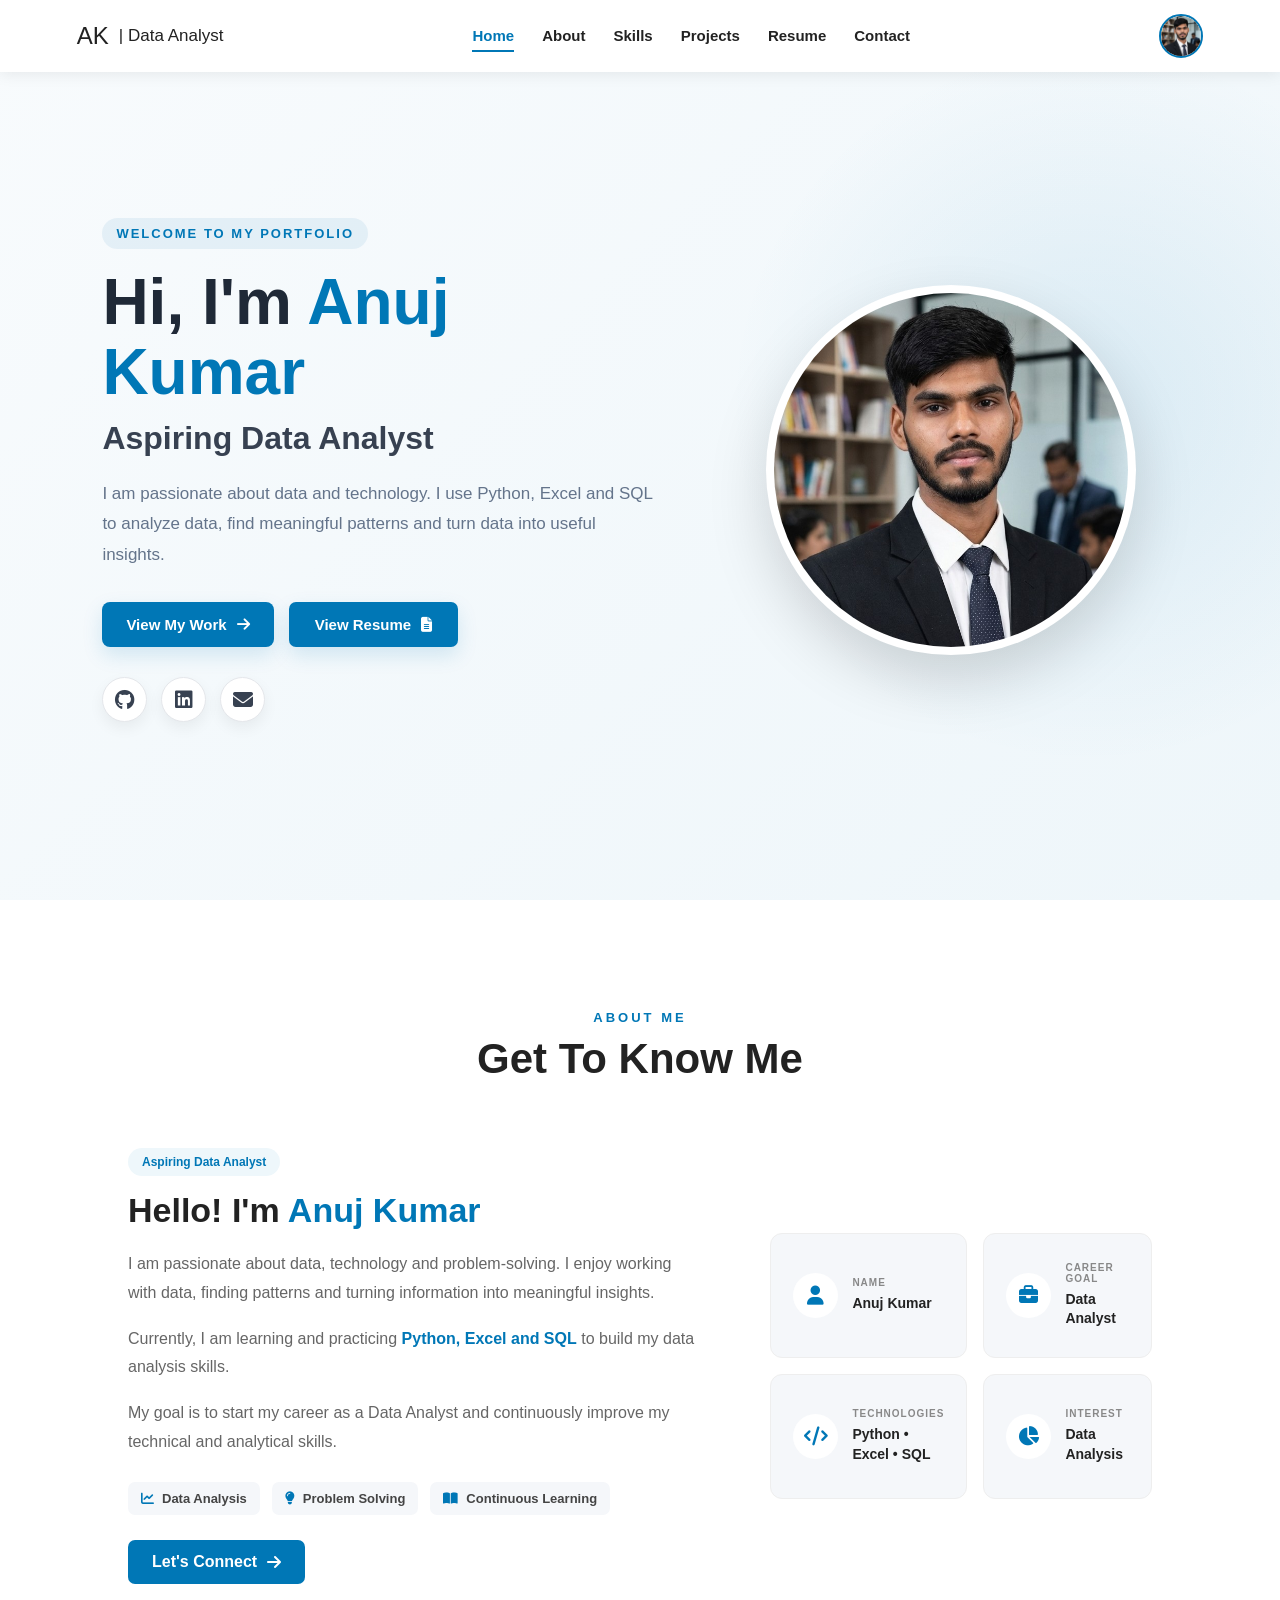
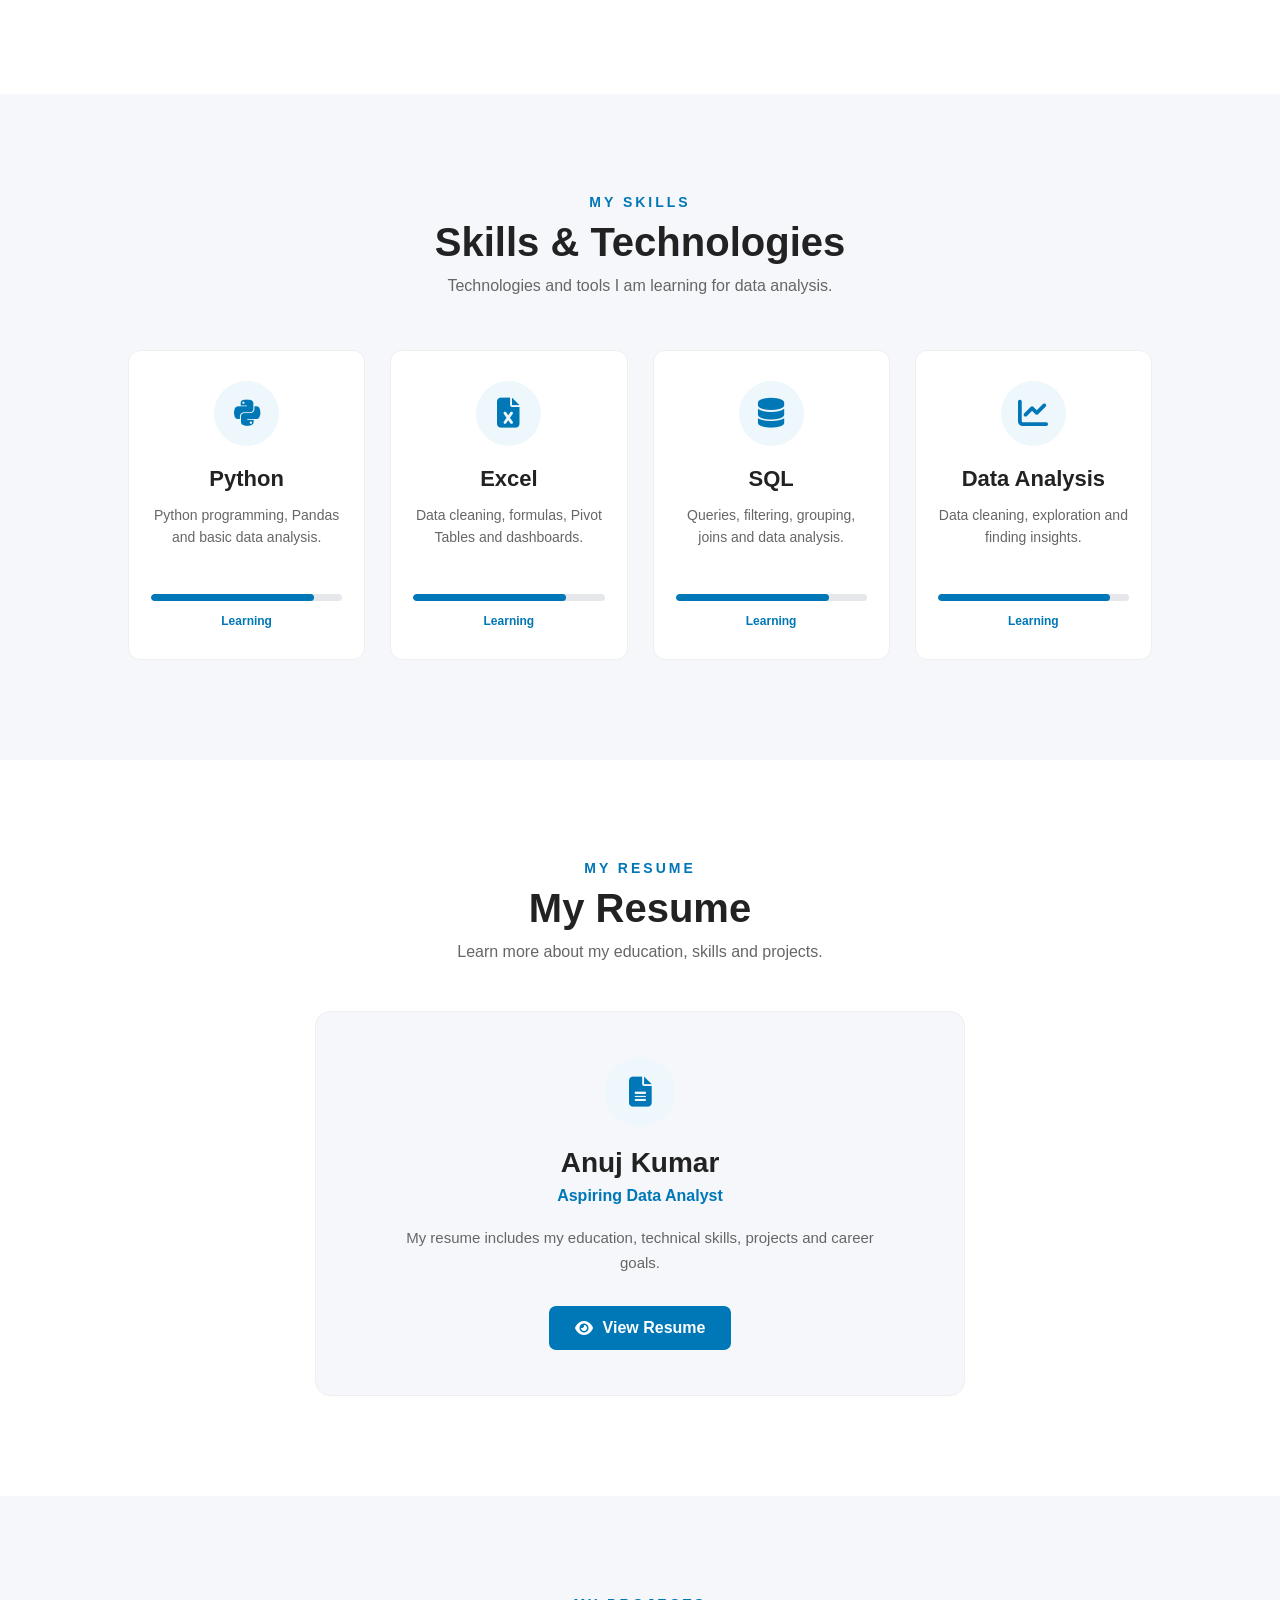
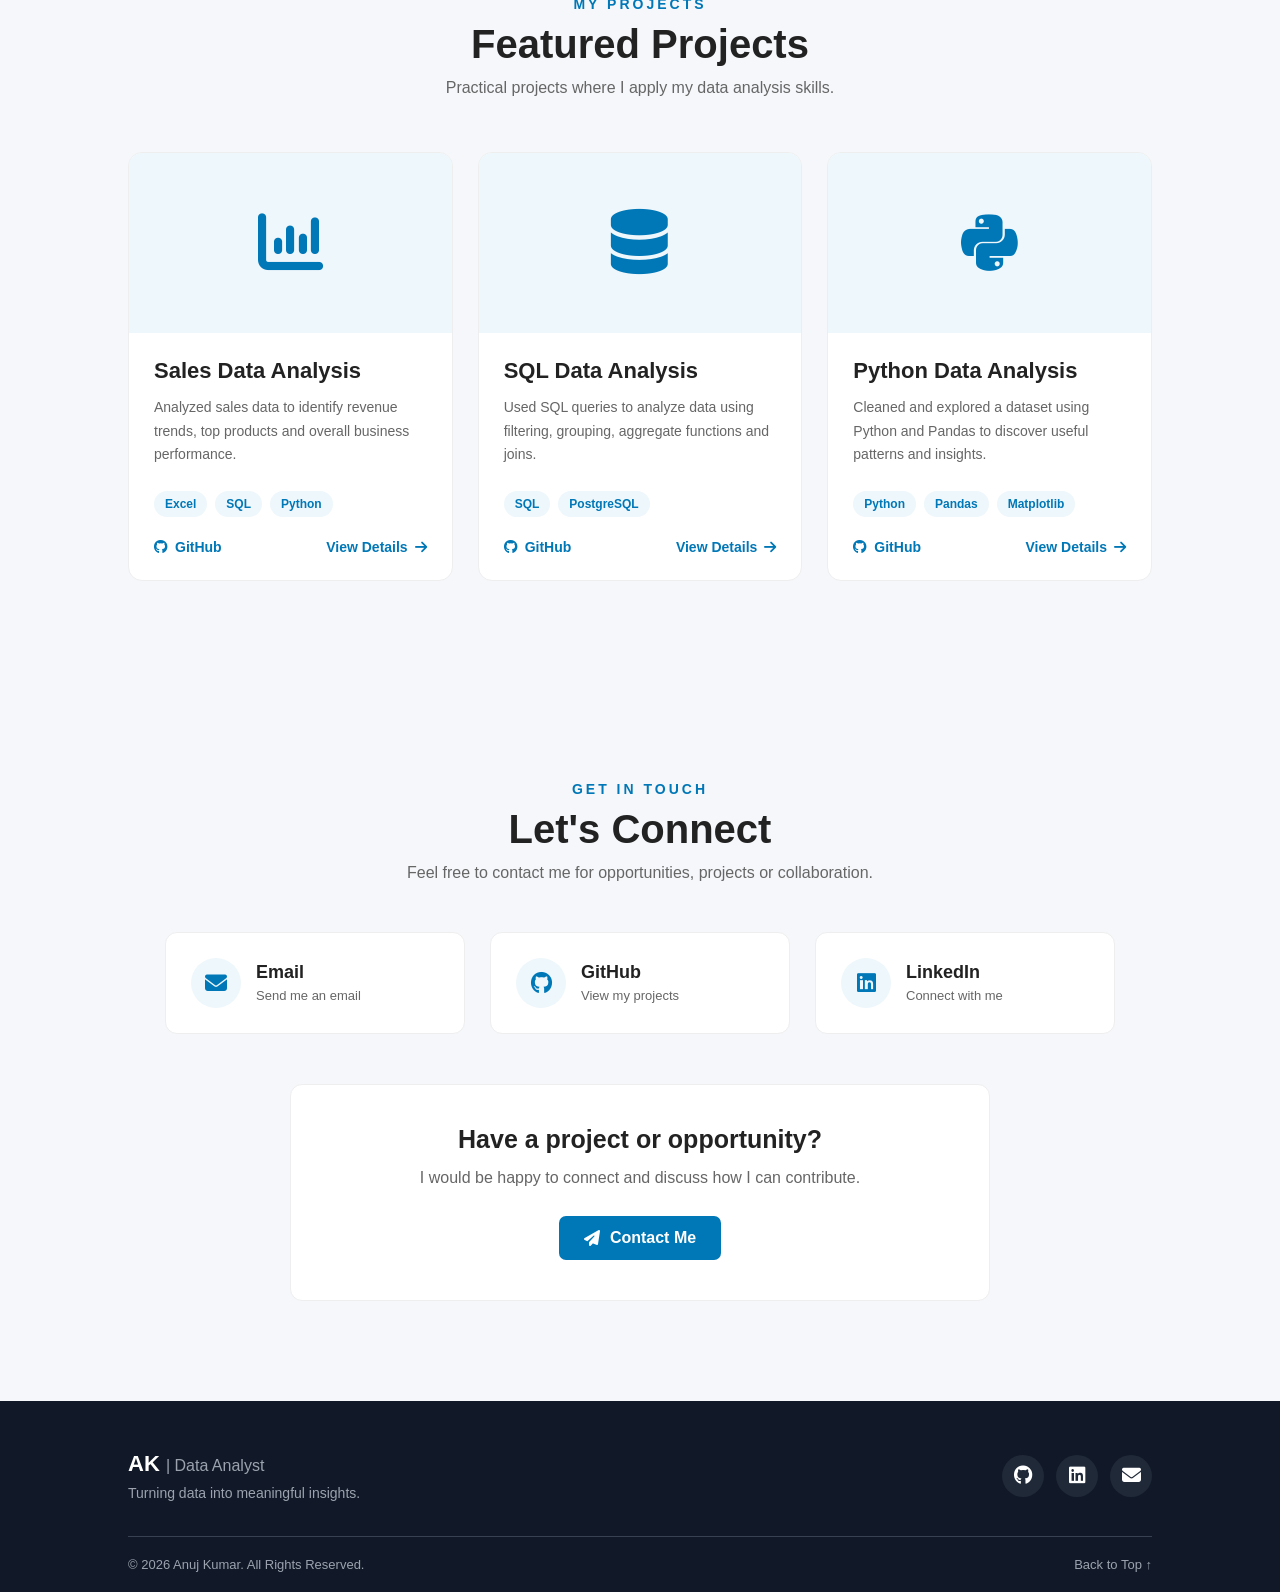
<file: index.html>
<!DOCTYPE html>
<html lang="en">

<head>
    <meta charset="UTF-8">
    <meta name="viewport" content="width=device-width, initial-scale=1.0">

    <title>Anuj Kumar</title>

    <link rel="stylesheet" href="style.css">
    <link rel="stylesheet" href="https://cdnjs.cloudflare.com/ajax/libs/font-awesome/6.5.2/css/all.min.css">
</head>

<body>
    <!-- Navigation Bar -->
    <nav class="navbar">

        <!-- Left: Logo / Name -->
        <a href="#home" class="logo">
            <span class="logo-main">AK</span>
            <span class="logo-text">| Data Analyst</span>
        </a>


        <!-- Center: Navigation -->
        <ul class="nav-links" id="navLinks">

            <li>
                <a href="#home">Home</a>
            </li>

            <li>
                <a href="#about">About</a>
            </li>

            <li>
                <a href="#skills">Skills</a>
            </li>

            <li>
                <a href="#projects">Projects</a>
            </li>

            <li>
                <a href="#resume">Resume</a>
            </li>

            <li>
                <a href="#contact">Contact</a>
            </li>

        </ul>


        <!-- Right: Profile Photo -->
        <a href="#home" class="nav-profile">

            <img src="images/profile.jpg" alt="Anuj Kumar">

        </a>


        <!-- Mobile Menu -->
        <button class="menu-btn" id="menuBtn">
            ☰
        </button>

    </nav>
    <!-- Home Section -->
    <section class="home" id="home">

        <div class="home-container">

            <!-- Left Content -->
            <div class="home-content">

                <p class="welcome">
                    WELCOME TO MY PORTFOLIO
                </p>

                <h1>
                    Hi, I'm <span>Anuj Kumar</span>
                </h1>

                <h2>
                    Aspiring Data Analyst
                </h2>

                <p class="description">
                    I am passionate about data and technology.
                    I use Python, Excel and SQL to analyze data,
                    find meaningful patterns and turn data into
                    useful insights.
                </p>

                <div class="buttons">

                    <a href="#projects" class="btn">
                        View My Work
                        <i class="fa-solid fa-arrow-right"></i>
                    </a>

                    <a href="resume/Anuj-Kumar-Resume.pdf" class="btn resume-btn" target="_blank">
                        View Resume
                        <i class="fa-solid fa-file-lines"></i>
                    </a>

                </div>


                <!-- Social Icons -->
                <div class="social-links">

                    <a href="https://github.com/theanujkumar18" target="_blank" rel="noopener noreferrer"
                        aria-label="GitHub">

                        <i class="fa-brands fa-github"></i>

                    </a>

                    <a href="https://www.linkedin.com/in/anuj-kumar-6016b135b/?skipRedirect=true" target="_blank"
                        rel="noopener noreferrer" aria-label="LinkedIn">

                        <i class="fa-brands fa-linkedin"></i>

                    </a>

                    <a href="mailto:your@email.com" aria-label="Email">

                        <i class="fa-solid fa-envelope"></i>

                    </a>

                </div>

            </div>


            <!-- Right Profile Image -->
            <div class="home-image">

                <div class="image-circle">

                    <img src="images/profile.jpg" alt="Anuj Kumar">

                </div>

            </div>

        </div>

    </section>
    <!-- About Section -->
    <section class="about" id="about">

        <div class="about-header">
            <p>ABOUT ME</p>
            <h2>Get To Know Me</h2>
        </div>


        <div class="about-container">

            <!-- About Content -->
            <div class="about-content">

                <span class="about-tag">
                    Aspiring Data Analyst
                </span>

                <h3>
                    Hello! I'm <span>Anuj Kumar</span>
                </h3>

                <p>
                    I am passionate about data, technology and
                    problem-solving. I enjoy working with data,
                    finding patterns and turning information into
                    meaningful insights.
                </p>

                <p>
                    Currently, I am learning and practicing
                    <strong>Python, Excel and SQL</strong> to build
                    my data analysis skills.
                </p>

                <p>
                    My goal is to start my career as a Data Analyst
                    and continuously improve my technical and
                    analytical skills.
                </p>


                <div class="about-highlights">

                    <div>
                        <i class="fa-solid fa-chart-line"></i>
                        <span>Data Analysis</span>
                    </div>

                    <div>
                        <i class="fa-solid fa-lightbulb"></i>
                        <span>Problem Solving</span>
                    </div>

                    <div>
                        <i class="fa-solid fa-book-open"></i>
                        <span>Continuous Learning</span>
                    </div>

                </div>


                <a href="#contact" class="about-btn">
                    Let's Connect
                    <i class="fa-solid fa-arrow-right"></i>
                </a>

            </div>


            <!-- About Cards -->
            <div class="about-cards">

                <div class="about-card">

                    <div class="about-card-icon">
                        <i class="fa-solid fa-user"></i>
                    </div>

                    <div>
                        <span>NAME</span>
                        <h4>Anuj Kumar</h4>
                    </div>

                </div>


                <div class="about-card">

                    <div class="about-card-icon">
                        <i class="fa-solid fa-briefcase"></i>
                    </div>

                    <div>
                        <span>CAREER GOAL</span>
                        <h4>Data Analyst</h4>
                    </div>

                </div>


                <div class="about-card">

                    <div class="about-card-icon">
                        <i class="fa-solid fa-code"></i>
                    </div>

                    <div>
                        <span>TECHNOLOGIES</span>
                        <h4>Python • Excel • SQL</h4>
                    </div>

                </div>


                <div class="about-card">

                    <div class="about-card-icon">
                        <i class="fa-solid fa-chart-pie"></i>
                    </div>

                    <div>
                        <span>INTEREST</span>
                        <h4>Data Analysis</h4>
                    </div>

                </div>

            </div>

        </div>

    </section>
    <!-- Skills Section -->
    <section class="skills" id="skills">

        <div class="skills-header">

            <p>MY SKILLS</p>

            <h2>Skills & Technologies</h2>

            <span>
                Technologies and tools I am learning for data analysis.
            </span>

        </div>


        <div class="skills-container">

            <!-- Python -->
            <div class="skill-card">

                <div class="skill-icon">
                    <i class="fa-brands fa-python"></i>
                </div>

                <h3>Python</h3>

                <p>
                    Python programming, Pandas and basic data analysis.
                </p>

                <div class="skill-bar">
                    <div class="skill-progress python-progress"></div>
                </div>

                <span class="skill-label">Learning</span>

            </div>


            <!-- Excel -->
            <div class="skill-card">

                <div class="skill-icon">
                    <i class="fa-solid fa-file-excel"></i>
                </div>

                <h3>Excel</h3>

                <p>
                    Data cleaning, formulas, Pivot Tables and dashboards.
                </p>

                <div class="skill-bar">
                    <div class="skill-progress excel-progress"></div>
                </div>

                <span class="skill-label">Learning</span>

            </div>


            <!-- SQL -->
            <div class="skill-card">

                <div class="skill-icon">
                    <i class="fa-solid fa-database"></i>
                </div>

                <h3>SQL</h3>

                <p>
                    Queries, filtering, grouping, joins and data analysis.
                </p>

                <div class="skill-bar">
                    <div class="skill-progress sql-progress"></div>
                </div>

                <span class="skill-label">Learning</span>

            </div>


            <!-- Data Analysis -->
            <div class="skill-card">

                <div class="skill-icon">
                    <i class="fa-solid fa-chart-line"></i>
                </div>

                <h3>Data Analysis</h3>

                <p>
                    Data cleaning, exploration and finding insights.
                </p>

                <div class="skill-bar">
                    <div class="skill-progress analysis-progress"></div>
                </div>

                <span class="skill-label">Learning</span>

            </div>

        </div>

    </section>
    <!-- Resume Section -->
    <section class="resume" id="resume">

        <div class="resume-header">

            <p>MY RESUME</p>

            <h2>My Resume</h2>

            <span>
                Learn more about my education, skills and projects.
            </span>

        </div>


        <div class="resume-container">

            <div class="resume-icon">
                <i class="fa-solid fa-file-lines"></i>
            </div>

            <h3>Anuj Kumar</h3>

            <p>
                Aspiring Data Analyst
            </p>

            <p class="resume-description">
                My resume includes my education, technical skills,
                projects and career goals.
            </p>

            <a href="resume/Anuj-Kumar-Resume.pdf" class="resume-btn" target="_blank">
                <i class="fa-solid fa-eye"></i>
                View Resume
            </a>

        </div>

    </section>

    <!-- Projects Section -->
    <section class="projects" id="projects">

        <div class="projects-header">
            <p>MY PROJECTS</p>

            <h2>Featured Projects</h2>

            <span>
                Practical projects where I apply my data analysis skills.
            </span>
        </div>


        <div class="projects-container">

            <!-- Project 1 -->
            <div class="project-card">

                <div class="project-image">
                    <i class="fa-solid fa-chart-column"></i>
                </div>

                <div class="project-content">

                    <h3>Sales Data Analysis</h3>

                    <p>
                        Analyzed sales data to identify revenue trends,
                        top products and overall business performance.
                    </p>

                    <div class="project-tools">
                        <span>Excel</span>
                        <span>SQL</span>
                        <span>Python</span>
                    </div>

                    <div class="project-links">

                        <a href="YOUR_GITHUB_PROJECT_LINK" target="_blank" rel="noopener noreferrer">
                            <i class="fa-brands fa-github"></i>
                            GitHub
                        </a>

                        <a href="#contact">
                            View Details
                            <i class="fa-solid fa-arrow-right"></i>
                        </a>

                    </div>

                </div>

            </div>


            <!-- Project 2 -->
            <div class="project-card">

                <div class="project-image">
                    <i class="fa-solid fa-database"></i>
                </div>

                <div class="project-content">

                    <h3>SQL Data Analysis</h3>

                    <p>
                        Used SQL queries to analyze data using filtering,
                        grouping, aggregate functions and joins.
                    </p>

                    <div class="project-tools">
                        <span>SQL</span>
                        <span>PostgreSQL</span>
                    </div>

                    <div class="project-links">

                        <a href="YOUR_SQL_GITHUB_LINK" target="_blank" rel="noopener noreferrer">
                            <i class="fa-brands fa-github"></i>
                            GitHub
                        </a>

                        <a href="#contact">
                            View Details
                            <i class="fa-solid fa-arrow-right"></i>
                        </a>

                    </div>

                </div>

            </div>


            <!-- Project 3 -->
            <div class="project-card">

                <div class="project-image">
                    <i class="fa-brands fa-python"></i>
                </div>

                <div class="project-content">

                    <h3>Python Data Analysis</h3>

                    <p>
                        Cleaned and explored a dataset using Python
                        and Pandas to discover useful patterns and insights.
                    </p>

                    <div class="project-tools">
                        <span>Python</span>
                        <span>Pandas</span>
                        <span>Matplotlib</span>
                    </div>

                    <div class="project-links">

                        <a href="YOUR_PYTHON_GITHUB_LINK" target="_blank" rel="noopener noreferrer">
                            <i class="fa-brands fa-github"></i>
                            GitHub
                        </a>

                        <a href="#contact">
                            View Details
                            <i class="fa-solid fa-arrow-right"></i>
                        </a>

                    </div>

                </div>

            </div>

        </div>

    </section>
    <!-- Contact Section -->
    <section class="contact" id="contact">

        <div class="contact-header">

            <p>GET IN TOUCH</p>

            <h2>Let's Connect</h2>

            <span>
                Feel free to contact me for opportunities,
                projects or collaboration.
            </span>

        </div>


        <div class="contact-container">

            <!-- Email -->
            <a href="mailto:YOUR_EMAIL" class="contact-card">

                <div class="contact-icon">
                    <i class="fa-solid fa-envelope"></i>
                </div>

                <div>
                    <h3>Email</h3>
                    <p>Send me an email</p>
                </div>

            </a>


            <!-- GitHub -->
            <a href="https://github.com/theanujkumar18" target="_blank" rel="noopener noreferrer" class="contact-card">

                <div class="contact-icon">
                    <i class="fa-brands fa-github"></i>
                </div>

                <div>
                    <h3>GitHub</h3>
                    <p>View my projects</p>
                </div>

            </a>


            <!-- LinkedIn -->
            <a href="https://www.linkedin.com/in/anuj-kumar-6016b135b/" target="_blank" rel="noopener noreferrer" class="contact-card">

                <div class="contact-icon">
                    <i class="fa-brands fa-linkedin"></i>
                </div>

                <div>
                    <h3>LinkedIn</h3>
                    <p>Connect with me</p>
                </div>

            </a>

        </div>


        <div class="contact-message">

            <h3>Have a project or opportunity?</h3>

            <p>
                I would be happy to connect and discuss
                how I can contribute.
            </p>

            <a href="mailto:YOUR_EMAIL" class="contact-btn">
                <i class="fa-solid fa-paper-plane"></i>
                Contact Me
            </a>

        </div>

    </section>
    <!-- Footer -->
    <footer class="footer">

        <div class="footer-container">

            <!-- Logo -->
            <div class="footer-logo">
                <h3>AK <span>| Data Analyst</span></h3>

                <p>
                    Turning data into meaningful insights.
                </p>
            </div>


            <!-- Social Links -->
            <div class="footer-social">

                <a href="https://github.com/theanujkumar18" target="_blank" rel="noopener noreferrer"
                    aria-label="GitHub">
                    <i class="fa-brands fa-github"></i>
                </a>

                <a href="https://www.linkedin.com/in/anuj-kumar-6016b135b/" target="_blank" rel="noopener noreferrer" aria-label="LinkedIn">
                    <i class="fa-brands fa-linkedin"></i>
                </a>

                <a href="mailto:YOUR_EMAIL" aria-label="Email">
                    <i class="fa-solid fa-envelope"></i>
                </a>

            </div>

        </div>


        <!-- Bottom -->
        <div class="footer-bottom">

            <p>
                © 2026 Anuj Kumar. All Rights Reserved.
            </p>

            <a href="#home">
                Back to Top ↑
            </a>

        </div>

    </footer>
    <script src="script.js"></script>
</body>

</html>
</file>
<file: style.css>
* {
    margin: 0;
    padding: 0;
    box-sizing: border-box;
}

body {
    font-family: Arial, sans-serif;
    background-color: #f5f7fa;
    color: #222;
}
/* =========================
   NAVBAR
========================= */

.navbar {
    width: 100%;
    height: 72px;

    padding: 0 6%;

    display: flex;
    align-items: center;

    background: rgba(255, 255, 255, 0.95);

    backdrop-filter: blur(10px);

    position: fixed;
    top: 0;
    left: 0;

    z-index: 1000;

    box-shadow: 0 2px 15px rgba(0, 0, 0, 0.08);

    transition: 0.3s ease;
}


/* Logo */

.logo {
    display: flex;
    align-items: center;

    gap: 7px;

    text-decoration: none;

    white-space: nowrap;
}

.logo-main {
    color: #0077b6;

    font-size: 24px;

    font-weight: 800;
}

.logo-text {
    color: #222;

    font-size: 17px;

    font-weight: 500;
}


/* Navigation */

.nav-links {
    display: flex;

    align-items: center;

    gap: 28px;

    list-style: none;

    margin: auto;
}

.nav-links a {
    position: relative;

    color: #222;

    text-decoration: none;

    font-size: 15px;

    font-weight: 600;

    padding: 8px 0;

    transition: 0.3s ease;
}

.nav-links a:hover {
    color: #0077b6;
}


/* Underline effect */

.nav-links a::after {
    content: "";

    position: absolute;

    left: 0;
    bottom: 0;

    width: 0;
    height: 2px;

    background: #0077b6;

    transition: width 0.3s ease;
}

.nav-links a:hover::after {
    width: 100%;
}


/* Profile Photo - Right */

.nav-profile {
    width: 44px;
    height: 44px;

    display: block;

    flex-shrink: 0;

    border-radius: 50%;

    overflow: hidden;

    border: 2px solid #0077b6;

    transition: 0.3s ease;
}

.nav-profile img {
    width: 100%;
    height: 100%;

    object-fit: cover;

    display: block;
}

.nav-profile:hover {
    transform: scale(1.08);

    box-shadow:
        0 5px 15px rgba(0, 119, 182, 0.25);
}

.nav-links a.active {
    color: #0077b6;
}

.nav-links a.active::after {
    width: 100%;
}

/* Mobile Button */

.menu-btn {
    display: none;

    border: none;

    background: transparent;

    color: #222;

    font-size: 28px;

    cursor: pointer;
}
/* =========================
   MOBILE NAVBAR
========================= */

@media (max-width: 768px) {

    .navbar {
        height: 68px;

        padding: 0 5%;
    }


    .logo-main {
        font-size: 22px;
    }

    .logo-text {
        font-size: 15px;
    }


    .nav-profile {
        width: 40px;
        height: 40px;

        margin-left: auto;
        margin-right: 12px;
    }


    .menu-btn {
        display: block;

        z-index: 1001;
    }


    .nav-links {

        position: absolute;

        top: 68px;
        left: 0;

        width: 100%;

        display: none;

        flex-direction: column;

        gap: 0;

        padding: 10px 0;

        background: white;

        box-shadow:
            0 8px 20px rgba(0, 0, 0, 0.1);
    }


    .nav-links.active {
        display: flex;
    }


    .nav-links li {
        width: 100%;

        text-align: center;
    }


    .nav-links a {
        display: block;

        padding: 14px;
    }

}

/* =========================
   PREMIUM HOME SECTION
========================= */

.home {
    min-height: 100vh;
    padding: 120px 8% 80px;

    display: flex;
    align-items: center;

    background:
        radial-gradient(circle at 85% 45%,
        rgba(0, 119, 182, 0.10),
        transparent 30%),
        linear-gradient(135deg, #f8fbfd, #eef6fa);

    overflow: hidden;
}

.home-container {
    width: 100%;
    max-width: 1200px;

    margin: auto;

    display: grid;
    grid-template-columns: 1.1fr 0.9fr;

    align-items: center;

    gap: 70px;
}


/* =========================
   LEFT CONTENT
========================= */

.home-content {
    max-width: 650px;
}

.welcome {
    display: inline-block;

    margin-bottom: 18px;
    padding: 8px 14px;

    background: rgba(0, 119, 182, 0.08);

    border-radius: 30px;

    color: #0077b6;

    font-size: 13px;
    font-weight: 700;

    letter-spacing: 2px;
}

.home h1 {
    margin-bottom: 12px;

    font-size: clamp(42px, 5vw, 64px);

    line-height: 1.1;

    color: #1f2937;
}

.home h1 span {
    color: #0077b6;
}

.home h2 {
    margin-bottom: 22px;

    font-size: clamp(24px, 3vw, 32px);

    font-weight: 600;

    color: #374151;
}

.description {
    max-width: 600px;

    margin-bottom: 32px;

    color: #64748b;

    font-size: 17px;

    line-height: 1.8;
}


/* =========================
   BUTTONS
========================= */

.buttons {
    display: flex;

    flex-wrap: wrap;

    gap: 15px;

    margin-bottom: 30px;
}

.btn {
    display: inline-flex;

    align-items: center;
    justify-content: center;

    gap: 10px;

    padding: 14px 24px;

    border-radius: 8px;

    background: #0077b6;

    color: white;

    text-decoration: none;

    font-size: 15px;

    font-weight: 700;

    transition: all 0.3s ease;

    box-shadow: 0 8px 20px rgba(0, 119, 182, 0.15);
}

.btn:hover {
    transform: translateY(-4px);

    box-shadow: 0 14px 25px rgba(0, 119, 182, 0.25);
}

.resume-btn {
    background: #1f2937;
}

.resume-btn:hover {
    background: #111827;
}


/* =========================
   SOCIAL ICONS
========================= */

.social-links {
    display: flex;

    gap: 14px;

    margin-top: 10px;
}

.social-links a {
    width: 45px;
    height: 45px;

    display: flex;

    align-items: center;
    justify-content: center;

    border-radius: 50%;

    background: white;

    color: #374151;

    font-size: 20px;

    text-decoration: none;

    border: 1px solid #e5e7eb;

    box-shadow: 0 6px 15px rgba(0, 0, 0, 0.06);

    transition: all 0.3s ease;
}

.social-links a:hover {
    transform: translateY(-5px);

    color: #0077b6;

    border-color: #0077b6;

    box-shadow: 0 10px 20px rgba(0, 119, 182, 0.15);
}


/* =========================
   PROFILE IMAGE
========================= */

.home-image {
    display: flex;

    align-items: center;
    justify-content: center;
}

.image-circle {
    width: 370px;
    height: 370px;

    padding: 8px;

    border-radius: 50%;

    background: white;

    box-shadow:
        0 25px 60px rgba(0, 0, 0, 0.15);

    animation: floatImage 4s ease-in-out infinite;
}

.image-circle img {
    width: 100%;
    height: 100%;

    object-fit: cover;

    border-radius: 50%;
}


/* =========================
   PHOTO ANIMATION
========================= */

@keyframes floatImage {

    0% {
        transform: translateY(0);
    }

    50% {
        transform: translateY(-12px);
    }

    100% {
        transform: translateY(0);
    }

}


/* =========================
   TABLET
========================= */

@media (max-width: 900px) {

    .home {
        padding: 120px 6% 70px;
    }

    .home-container {
        grid-template-columns: 1fr;

        text-align: center;

        gap: 50px;
    }

    .home-content {
        max-width: 700px;

        margin: auto;
    }

    .description {
        margin-left: auto;
        margin-right: auto;
    }

    .buttons {
        justify-content: center;
    }

    .social-links {
        justify-content: center;
    }

    .home-image {
        order: -1;
    }

    .image-circle {
        width: 280px;
        height: 280px;
    }
}


/* =========================
   MOBILE
========================= */

@media (max-width: 600px) {

    .home {
        padding: 110px 6% 60px;
    }

    .home h1 {
        font-size: 40px;
    }

    .home h2 {
        font-size: 23px;
    }

    .description {
        font-size: 16px;
    }

    .image-circle {
        width: 240px;
        height: 240px;
    }

    .buttons {
        flex-direction: column;

        align-items: stretch;
    }

    .btn {
        width: 100%;
    }

}
/* =========================
   ABOUT SECTION
========================= */

.about {
    padding: 110px 10%;
    background: #ffffff;
}


/* Header */

.about-header {
    text-align: center;
    margin-bottom: 65px;
}

.about-header p {
    margin: 0 0 10px;

    color: #0077b6;

    font-size: 13px;
    font-weight: 700;

    letter-spacing: 3px;
}

.about-header h2 {
    margin: 0;

    color: #222;

    font-size: 42px;
}


/* Main */

.about-container {
    max-width: 1100px;

    margin: auto;

    display: grid;

    grid-template-columns: 1.2fr 0.8fr;

    gap: 70px;

    align-items: center;
}


/* Content */

.about-content {
    max-width: 650px;
}

.about-tag {
    display: inline-block;

    margin-bottom: 15px;

    padding: 7px 14px;

    background: #eef7fb;

    color: #0077b6;

    border-radius: 20px;

    font-size: 12px;

    font-weight: 700;
}

.about-content h3 {
    margin: 0 0 20px;

    font-size: 34px;

    color: #222;
}

.about-content h3 span {
    color: #0077b6;
}

.about-content p {
    margin-bottom: 17px;

    color: #666;

    font-size: 16px;

    line-height: 1.8;
}

.about-content strong {
    color: #0077b6;
}


/* Highlights */

.about-highlights {
    display: flex;

    flex-wrap: wrap;

    gap: 12px;

    margin: 25px 0;
}

.about-highlights div {
    display: flex;

    align-items: center;

    gap: 8px;

    padding: 9px 13px;

    background: #f5f7fa;

    border-radius: 7px;

    color: #444;

    font-size: 13px;

    font-weight: 600;
}

.about-highlights i {
    color: #0077b6;
}


/* Button */

.about-btn {
    display: inline-flex;

    align-items: center;

    gap: 10px;

    padding: 13px 24px;

    background: #0077b6;

    color: white;

    text-decoration: none;

    border-radius: 7px;

    font-weight: 700;

    transition: 0.3s;
}

.about-btn:hover {
    transform: translateY(-3px);

    background: #005f8f;
}


/* Cards */

.about-cards {
    display: grid;

    grid-template-columns: 1fr 1fr;

    gap: 16px;
}

.about-card {
    min-height: 125px;

    padding: 22px;

    display: flex;

    align-items: center;

    gap: 14px;

    background: #f5f7fa;

    border: 1px solid #eee;

    border-radius: 12px;

    transition: 0.3s;
}

.about-card:hover {
    transform: translateY(-6px);

    box-shadow:
        0 12px 25px rgba(0, 0, 0, 0.07);
}

.about-card-icon {
    width: 45px;
    height: 45px;

    flex-shrink: 0;

    display: flex;

    align-items: center;
    justify-content: center;

    border-radius: 50%;

    background: white;

    color: #0077b6;

    font-size: 19px;
}

.about-card span {
    display: block;

    margin-bottom: 6px;

    color: #888;

    font-size: 10px;

    font-weight: 700;

    letter-spacing: 1px;
}

.about-card h4 {
    margin: 0;

    color: #222;

    font-size: 14px;

    line-height: 1.4;
}
@media (max-width: 900px) {

    .about {
        padding: 90px 6%;
    }

    .about-container {
        grid-template-columns: 1fr;

        gap: 45px;
    }

    .about-content {
        max-width: 100%;
    }

}


@media (max-width: 600px) {

    .about-header h2 {
        font-size: 32px;
    }

    .about-content h3 {
        font-size: 28px;
    }

    .about-cards {
        grid-template-columns: 1fr;
    }

}   

/* =========================
   SKILLS SECTION
========================= */

.skills {
    padding: 100px 10%;
    background: #f5f7fa;
}


/* Header */

.skills-header {
    text-align: center;
    margin-bottom: 55px;
}

.skills-header p {
    margin: 0 0 10px;

    color: #0077b6;

    font-size: 14px;
    font-weight: bold;

    letter-spacing: 3px;
}

.skills-header h2 {
    margin: 0 0 12px;

    font-size: 40px;

    color: #222;
}

.skills-header span {
    font-size: 16px;

    color: #666;
}


/* Cards */

.skills-container {
    max-width: 1100px;

    margin: auto;

    display: grid;

    grid-template-columns: repeat(4, 1fr);

    gap: 25px;
}

.skill-card {
    background: white;

    padding: 30px 22px;

    border-radius: 12px;

    text-align: center;

    border: 1px solid #eee;

    transition: all 0.3s ease;
}

.skill-card:hover {
    transform: translateY(-8px);

    box-shadow:
        0 15px 30px rgba(0, 0, 0, 0.08);
}


/* Icon */

.skill-icon {
    width: 65px;
    height: 65px;

    margin: 0 auto 20px;

    display: flex;

    justify-content: center;
    align-items: center;

    border-radius: 50%;

    background: #eef7fb;

    color: #0077b6;

    font-size: 30px;
}


/* Title */

.skill-card h3 {
    margin: 0 0 12px;

    font-size: 22px;

    color: #222;
}


/* Description */

.skill-card p {
    min-height: 70px;

    margin: 0 0 20px;

    font-size: 14px;

    line-height: 1.6;

    color: #666;
}


/* Skill Bar */

.skill-bar {
    width: 100%;
    height: 7px;

    background: #e5e7eb;

    border-radius: 10px;

    overflow: hidden;

    margin-bottom: 10px;
}

.skill-progress {
    height: 100%;

    background: #0077b6;

    border-radius: 10px;

    animation: skillAnimation 1.5s ease;
}


/* Levels */

.python-progress {
    width: 85%;
}

.excel-progress {
    width: 80%;
}

.sql-progress {
    width: 80%;
}

.analysis-progress {
    width: 90%;
}


.skill-label {
    font-size: 12px;

    font-weight: bold;

    color: #0077b6;
}


/* Animation */

@keyframes skillAnimation {

    from {
        width: 0;
    }

}

/* =========================
   PROJECTS SECTION
========================= */

.projects {
    padding: 100px 10%;
    background: #f5f7fa;
}

.projects-header {
    text-align: center;
    margin-bottom: 55px;
}

.projects-header p {
    margin-bottom: 10px;

    color: #0077b6;

    font-size: 14px;
    font-weight: bold;

    letter-spacing: 3px;
}

.projects-header h2 {
    margin: 0 0 12px;

    font-size: 40px;
    color: #222;
}

.projects-header span {
    color: #666;
    font-size: 16px;
}


/* Cards */

.projects-container {
    max-width: 1100px;

    margin: auto;

    display: grid;

    grid-template-columns: repeat(3, 1fr);

    gap: 25px;
}

.project-card {
    overflow: hidden;

    background: white;

    border-radius: 14px;

    border: 1px solid #eee;

    transition: 0.3s ease;
}

.project-card:hover {
    transform: translateY(-8px);

    box-shadow:
        0 15px 35px rgba(0, 0, 0, 0.08);
}


/* Project Image */

.project-image {
    height: 180px;

    display: flex;

    justify-content: center;
    align-items: center;

    background: #eef7fb;

    color: #0077b6;

    font-size: 65px;
}


/* Content */

.project-content {
    padding: 25px;
}

.project-content h3 {
    margin-bottom: 12px;

    font-size: 22px;

    color: #222;
}

.project-content p {
    min-height: 75px;

    margin-bottom: 20px;

    color: #666;

    font-size: 14px;

    line-height: 1.7;
}


/* Tools */

.project-tools {
    display: flex;

    flex-wrap: wrap;

    gap: 8px;

    margin-bottom: 22px;
}

.project-tools span {
    padding: 6px 11px;

    background: #eef7fb;

    color: #0077b6;

    border-radius: 20px;

    font-size: 12px;

    font-weight: bold;
}


/* Links */

.project-links {
    display: flex;

    justify-content: space-between;

    align-items: center;

    gap: 10px;
}

.project-links a {
    display: inline-flex;

    align-items: center;

    gap: 7px;

    color: #0077b6;

    text-decoration: none;

    font-size: 14px;

    font-weight: bold;

    transition: 0.3s;
}

.project-links a:hover {
    color: #005f8f;
}
@media (max-width: 1000px) {

    .projects-container {
        grid-template-columns: repeat(2, 1fr);
    }

}

@media (max-width: 600px) {

    .projects {
        padding: 80px 6%;
    }

    .projects-header h2 {
        font-size: 32px;
    }

    .projects-container {
        grid-template-columns: 1fr;
    }

}

@media (max-width: 600px) {

    .home {
        padding: 120px 6% 60px;
    }

    .home h1 {
        font-size: 40px;
    }

    .home h2 {
        font-size: 24px;
    }

    .description {
        font-size: 16px;
    }

    .buttons {
        flex-direction: column;
        width: fit-content;
    }

}

@media (max-width: 900px) {

    .home-container {
        flex-direction: column-reverse;
        text-align: center;
    }

    .home-content {
        max-width: 100%;
    }

    .buttons {
        justify-content: center;
    }

    .social-links {
        justify-content: center;
    }

    .home-image {
        width: 280px;
        height: 280px;
    }

    .home-image img {
        width: 250px;
        height: 250px;
    }
}

/* =========================
   CONTACT SECTION
========================= */

.contact {
    padding: 100px 10%;
    background: #f5f7fa;
}


/* Header */

.contact-header {
    text-align: center;
    margin-bottom: 50px;
}

.contact-header p {
    margin-bottom: 10px;

    color: #0077b6;

    font-size: 14px;
    font-weight: bold;

    letter-spacing: 3px;
}

.contact-header h2 {
    margin: 0 0 12px;

    font-size: 40px;

    color: #222;
}

.contact-header span {
    color: #666;

    font-size: 16px;
}


/* Contact Cards */

.contact-container {
    max-width: 950px;

    margin: auto;

    display: grid;

    grid-template-columns: repeat(3, 1fr);

    gap: 25px;
}

.contact-card {
    display: flex;

    align-items: center;

    gap: 15px;

    padding: 25px;

    background: white;

    border-radius: 12px;

    border: 1px solid #eee;

    text-decoration: none;

    transition: all 0.3s ease;
}

.contact-card:hover {
    transform: translateY(-7px);

    box-shadow:
        0 15px 30px rgba(0, 0, 0, 0.08);
}


/* Icons */

.contact-icon {
    width: 50px;
    height: 50px;

    flex-shrink: 0;

    display: flex;

    justify-content: center;
    align-items: center;

    border-radius: 50%;

    background: #eef7fb;

    color: #0077b6;

    font-size: 22px;
}


/* Card Text */

.contact-card h3 {
    margin: 0 0 5px;

    color: #222;

    font-size: 18px;
}

.contact-card p {
    margin: 0;

    color: #666;

    font-size: 13px;
}


/* Bottom Message */

.contact-message {
    max-width: 700px;

    margin: 50px auto 0;

    padding: 40px 25px;

    text-align: center;

    background: white;

    border-radius: 12px;

    border: 1px solid #eee;
}

.contact-message h3 {
    margin-bottom: 10px;

    font-size: 25px;

    color: #222;
}

.contact-message p {
    margin-bottom: 25px;

    color: #666;

    line-height: 1.7;
}


/* Button */

.contact-btn {
    display: inline-flex;

    align-items: center;

    gap: 10px;

    padding: 13px 25px;

    background: #0077b6;

    color: white;

    text-decoration: none;

    border-radius: 7px;

    font-weight: bold;

    transition: 0.3s ease;
}

.contact-btn:hover {
    background: #005f8f;

    transform: translateY(-3px);
}

/* =========================
   FOOTER
========================= */

.footer {
    padding: 50px 10% 20px;

    background: #111827;

    color: white;
}


/* Main Footer */

.footer-container {
    max-width: 1100px;

    margin: auto;

    display: flex;

    justify-content: space-between;

    align-items: center;

    gap: 30px;
}


/* Logo */

.footer-logo h3 {
    margin: 0 0 8px;

    font-size: 22px;
}

.footer-logo h3 span {
    color: #9ca3af;

    font-size: 16px;

    font-weight: 500;
}

.footer-logo p {
    margin: 0;

    color: #9ca3af;

    font-size: 14px;
}


/* Social Icons */

.footer-social {
    display: flex;

    gap: 12px;
}

.footer-social a {
    width: 42px;
    height: 42px;

    display: flex;

    justify-content: center;
    align-items: center;

    border-radius: 50%;

    color: white;

    background: #1f2937;

    text-decoration: none;

    font-size: 19px;

    transition: 0.3s ease;
}

.footer-social a:hover {
    background: #0077b6;

    transform: translateY(-4px);
}


/* Bottom */

.footer-bottom {
    max-width: 1100px;

    margin: 35px auto 0;

    padding-top: 20px;

    border-top: 1px solid #374151;

    display: flex;

    justify-content: space-between;

    align-items: center;

    gap: 20px;
}

.footer-bottom p {
    margin: 0;

    color: #9ca3af;

    font-size: 13px;
}

.footer-bottom a {
    color: #9ca3af;

    text-decoration: none;

    font-size: 13px;

    transition: 0.3s;
}

.footer-bottom a:hover {
    color: white;
}

/* =========================
   NAVBAR SCROLL PHOTO
========================= */

.logo {
    display: flex;
    align-items: center;
    gap: 10px;
}

.logo span {
    color: #222;
    font-weight: 500;
}

.logo img {
    width: 0;
    height: 0;
    opacity: 0;
    border-radius: 50%;
    object-fit: cover;
    transition: all 0.4s ease;
}

.navbar.scrolled .logo img {
    width: 40px;
    height: 40px;
    opacity: 1;
}

/* =========================
   MOBILE NAVIGATION
========================= */

@media (max-width: 768px) {

    .navbar {
        padding: 15px 6%;
    }

    .menu-btn {
        display: block;
        border: none;
        background: transparent;
        font-size: 30px;
        cursor: pointer;
        color: #222;
        z-index: 1001;
    }

    .nav-links {
        position: absolute;
        top: 70px;
        left: 0;

        width: 100%;

        background: white;

        display: none;

        flex-direction: column;
        align-items: center;

        padding: 10px 0;

        box-shadow: 0 5px 15px rgba(0, 0, 0, 0.1);
    }

    .nav-links.active {
        display: flex;
    }

    .nav-links li {
        width: 100%;
        text-align: center;
    }

    .nav-links a {
        display: block;
        padding: 15px;
    }
}

/* =========================
   RESUME SECTION
========================= */

.resume {
    padding: 100px 10%;
    background: #ffffff;
}


/* Header */

.resume-header {
    text-align: center;
    margin-bottom: 50px;
}

.resume-header p {
    margin-bottom: 10px;

    color: #0077b6;

    font-size: 14px;
    font-weight: bold;

    letter-spacing: 3px;
}

.resume-header h2 {
    margin: 0 0 12px;

    font-size: 40px;
    color: #222;
}

.resume-header span {
    color: #666;
    font-size: 16px;
}


/* Resume Card */

.resume-container {
    max-width: 650px;

    margin: auto;

    padding: 45px 30px;

    text-align: center;

    background: #f5f7fa;

    border-radius: 15px;

    border: 1px solid #eee;

    transition: 0.3s ease;
}

.resume-container:hover {
    transform: translateY(-6px);

    box-shadow:
        0 15px 35px rgba(0, 0, 0, 0.08);
}


/* Icon */

.resume-icon {
    width: 70px;
    height: 70px;

    margin: 0 auto 20px;

    display: flex;

    justify-content: center;
    align-items: center;

    border-radius: 50%;

    background: #eef7fb;

    color: #0077b6;

    font-size: 30px;
}


/* Text */

.resume-container h3 {
    margin-bottom: 8px;

    font-size: 28px;

    color: #222;
}

.resume-container p {
    margin-bottom: 10px;

    color: #0077b6;

    font-weight: 600;
}

.resume-container .resume-description {
    margin: 20px auto 30px;

    max-width: 500px;

    color: #666;

    font-size: 15px;

    line-height: 1.7;

    font-weight: normal;
}


/* View Resume Button */

.resume-btn {
    display: inline-flex;

    align-items: center;

    gap: 10px;

    padding: 13px 26px;

    background: #0077b6;

    color: white;

    text-decoration: none;

    border-radius: 7px;

    font-weight: bold;

    transition: 0.3s ease;
}

.resume-btn:hover {
    background: #005f8f;

    transform: translateY(-3px);
}
@media (max-width: 600px) {

    .resume {
        padding: 80px 6%;
    }

    .resume-header h2 {
        font-size: 32px;
    }

    .resume-container {
        padding: 35px 20px;
    }

}

@media (max-width: 900px) {

    .about-container {
        grid-template-columns: 1fr;

        gap: 40px;
    }

}

@media (max-width: 600px) {

    .about {
        padding: 80px 6%;
    }

    .about-info {
        grid-template-columns: 1fr;
    }

    .about-text h3 {
        font-size: 27px;
    }

}
@media (max-width: 1000px) {

    .skills-container {
        grid-template-columns: repeat(2, 1fr);
    }

}


@media (max-width: 600px) {

    .skills {
        padding: 80px 6%;
    }

    .skills-header h2 {
        font-size: 32px;
    }

    .skills-container {
        grid-template-columns: 1fr;
    }

}
@media (max-width: 1000px) {

    .projects-container {
        grid-template-columns: repeat(2, 1fr);
    }

}


@media (max-width: 600px) {

    .projects {
        padding: 80px 6%;
    }

    .projects-header h2 {
        font-size: 32px;
    }

    .projects-container {
        grid-template-columns: 1fr;
    }

}
@media (max-width: 800px) {

    .connect-container {
        grid-template-columns: 1fr;
    }

}

@media (max-width: 600px) {

    .connect {
        padding: 80px 6%;
    }

    .connect-header h2 {
        font-size: 32px;
    }

}
@media (max-width: 1000px) {

    .skills-container {
        grid-template-columns: repeat(2, 1fr);
    }

}


@media (max-width: 600px) {

    .skills {
        padding: 80px 6%;
    }

    .skills-header h2 {
        font-size: 32px;
    }

    .skills-container {
        grid-template-columns: 1fr;
    }

}
@media (max-width: 800px) {

    .contact-container {
        grid-template-columns: 1fr;
    }

}

@media (max-width: 600px) {

    .contact {
        padding: 80px 6%;
    }

    .contact-header h2 {
        font-size: 32px;
    }

}
@media (max-width: 600px) {

    .footer {
        padding: 40px 6% 20px;
    }

    .footer-container {
        flex-direction: column;

        text-align: center;
    }

    .footer-bottom {
        flex-direction: column;

        text-align: center;
    }

}
</file>
